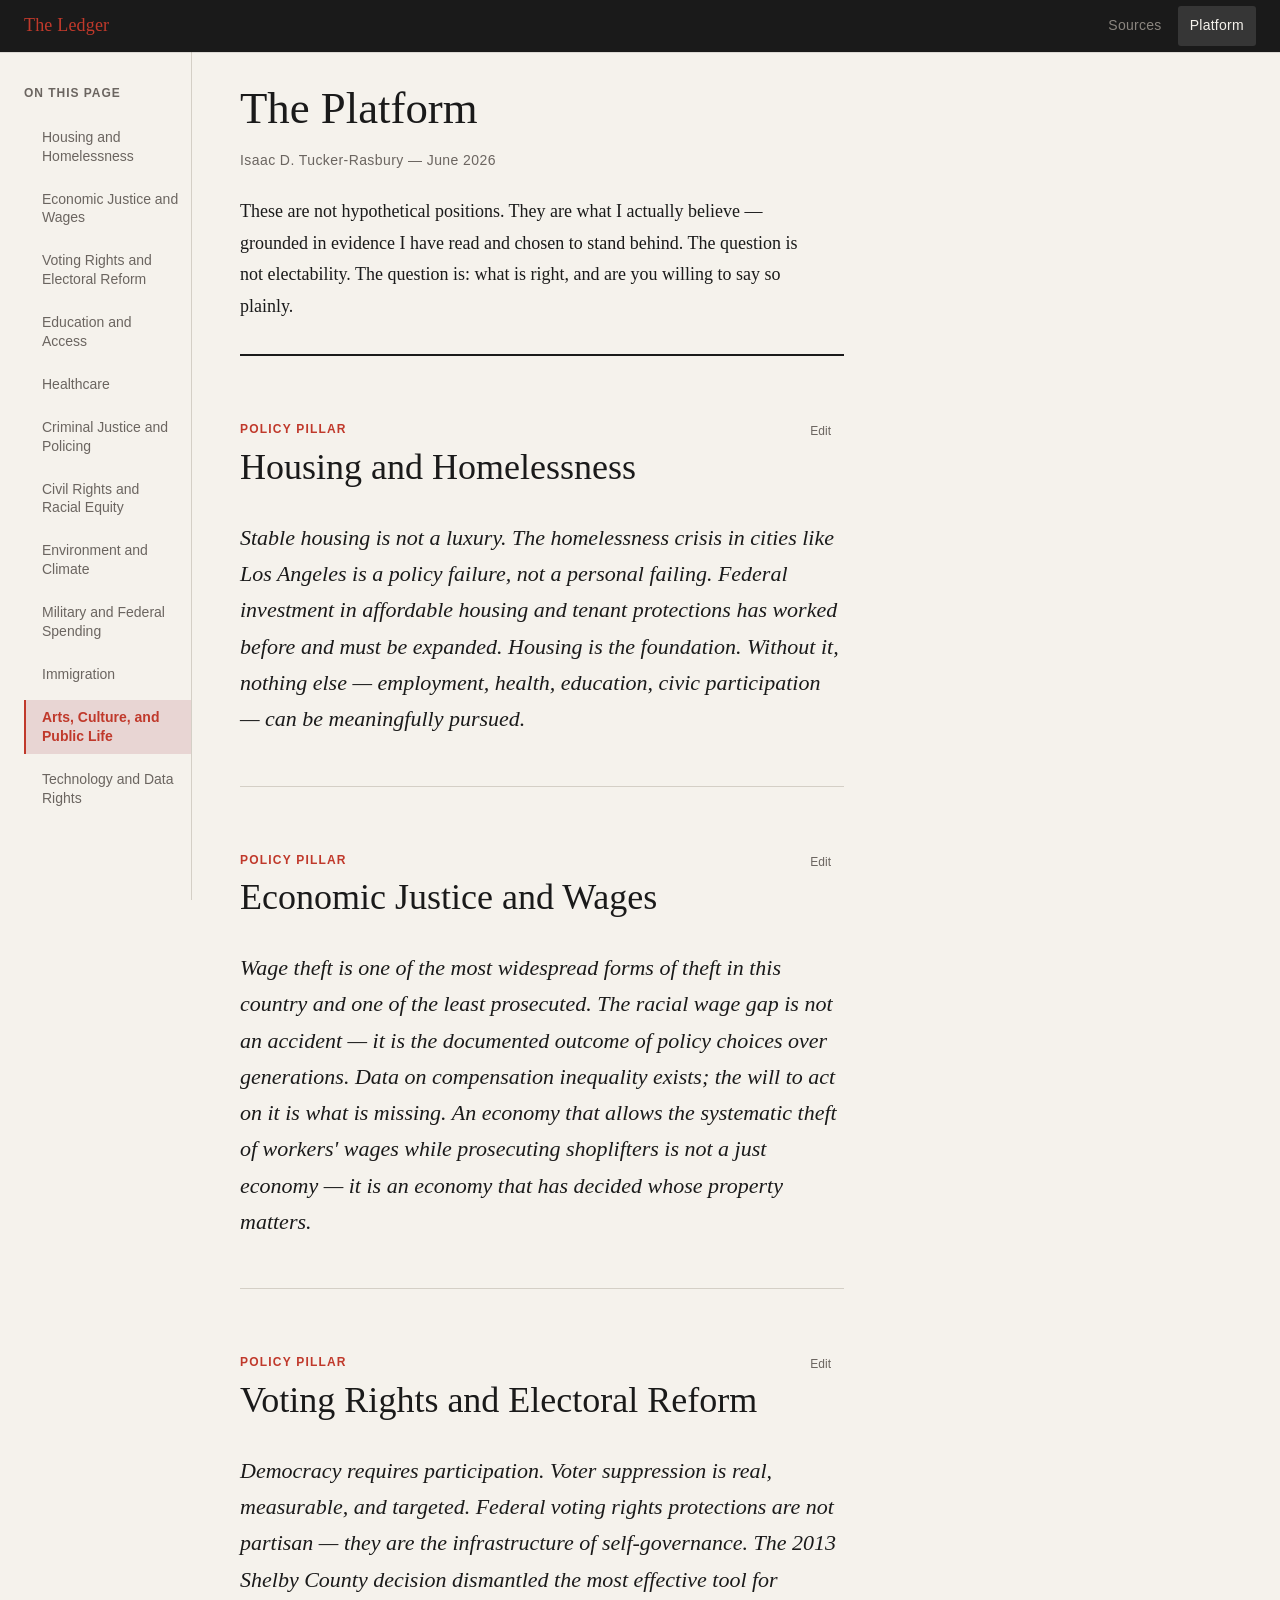
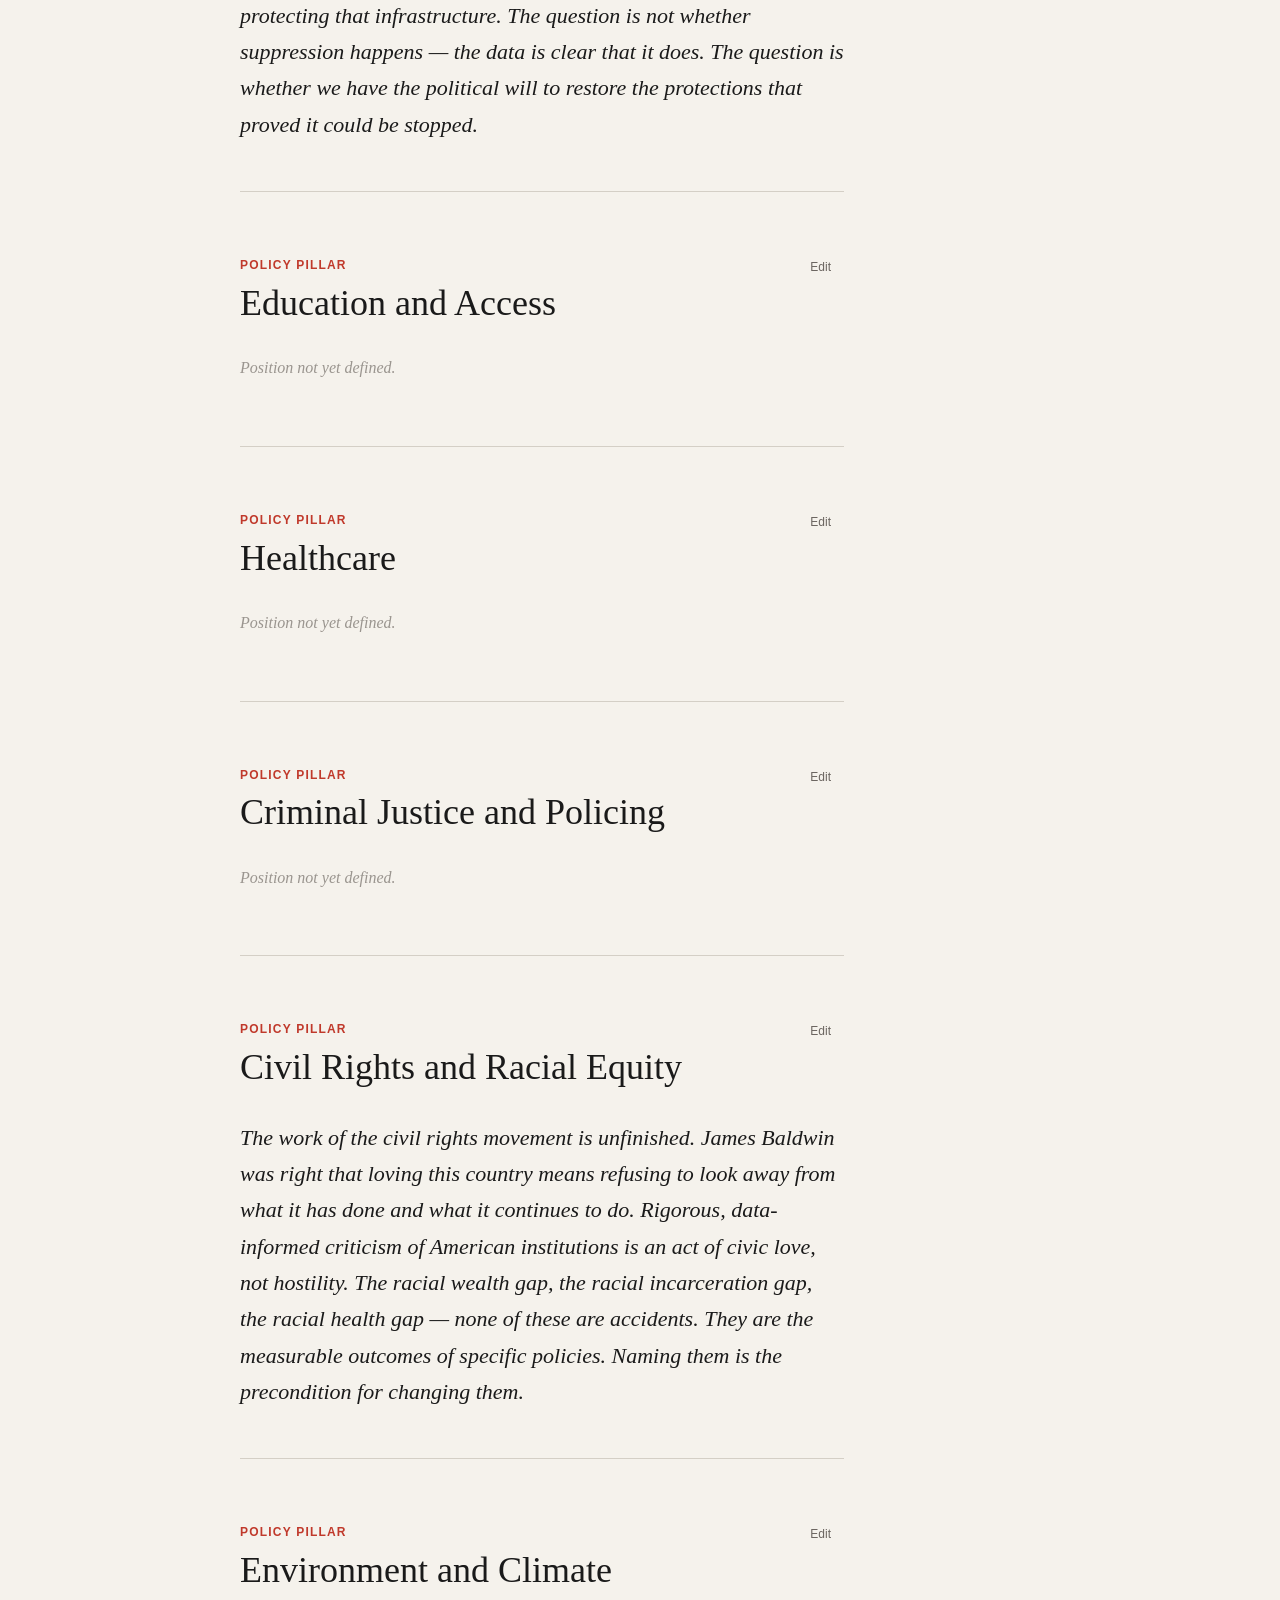
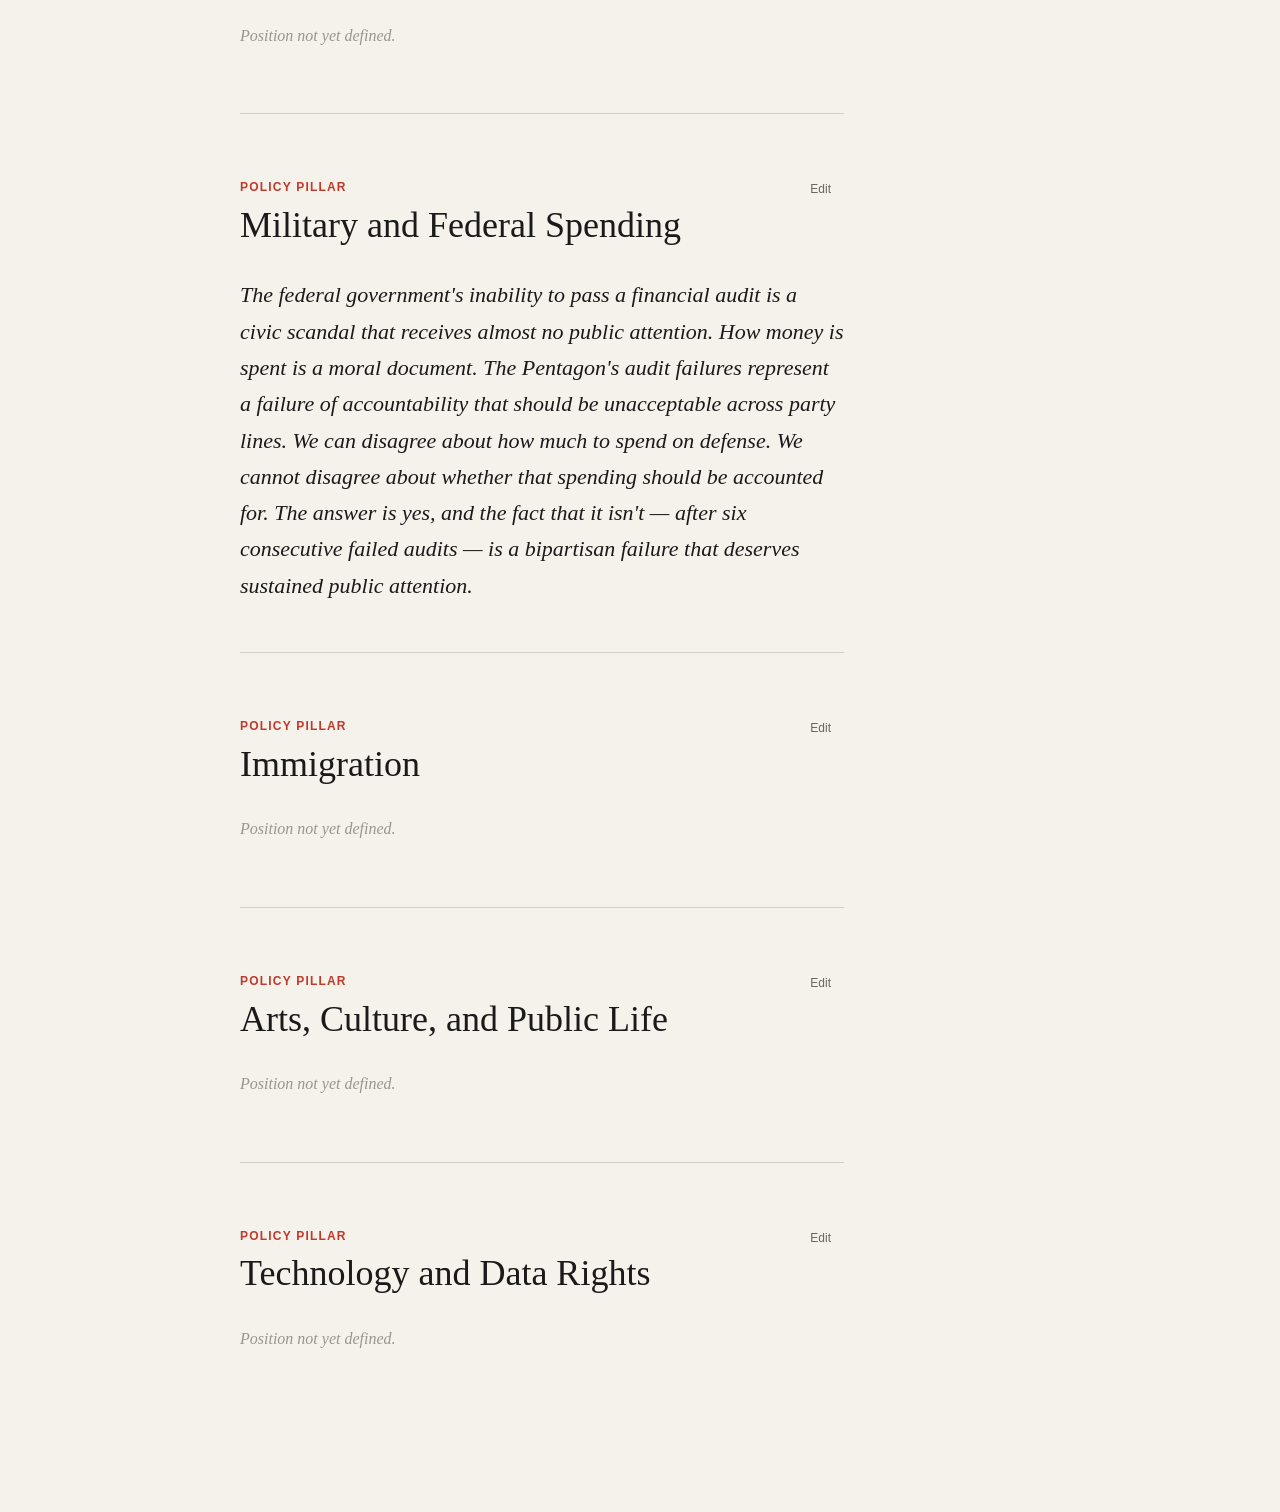
<file: index.html>
<!DOCTYPE html>
<html lang="en">
<head>
  <meta charset="UTF-8">
  <meta name="viewport" content="width=device-width, initial-scale=1.0">
  <meta name="description" content="The Platform — Isaac D. Tucker-Rasbury's policy positions, grounded in evidence and conviction.">
  <title>Platform — The Ledger</title>
  <link rel="stylesheet" href="css/tokens.css">
  <link rel="stylesheet" href="css/base.css">
  <link rel="stylesheet" href="css/layout.css">
  <link rel="stylesheet" href="css/components.css">
  <link rel="stylesheet" href="css/platform.css">
</head>
<body>
  <div id="site-nav"></div>

  <div class="layout-platform">

    <!-- Left: Sticky Pillar Nav -->
    <nav class="pillar-nav" aria-label="Platform navigation">
      <p class="pillar-nav-header">On This Page</p>
      <ul class="pillar-nav-list" id="pillar-nav-list" role="list">
        <!-- Pillar links rendered by platform.js -->
      </ul>
    </nav>

    <!-- Main: Platform Content -->
    <main class="platform-content" aria-label="Platform">

      <header class="platform-intro">
        <h1 class="site-title">The Platform</h1>
        <p class="site-byline">Isaac D. Tucker-Rasbury — June 2026</p>
        <p class="site-statement">
          These are not hypothetical positions. They are what I actually believe —
          grounded in evidence I have read and chosen to stand behind.
          The question is not electability. The question is: what is right,
          and are you willing to say so plainly.
        </p>
      </header>

      <!-- Pillar Positions -->
      <div id="platform-sections">
        <!-- Rendered by platform.js -->
      </div>

    </main>
  </div>

  <script src="js/store.js"></script>
  <script src="js/nav.js"></script>
  <script src="js/platform.js"></script>
</body>
</html>
</file>
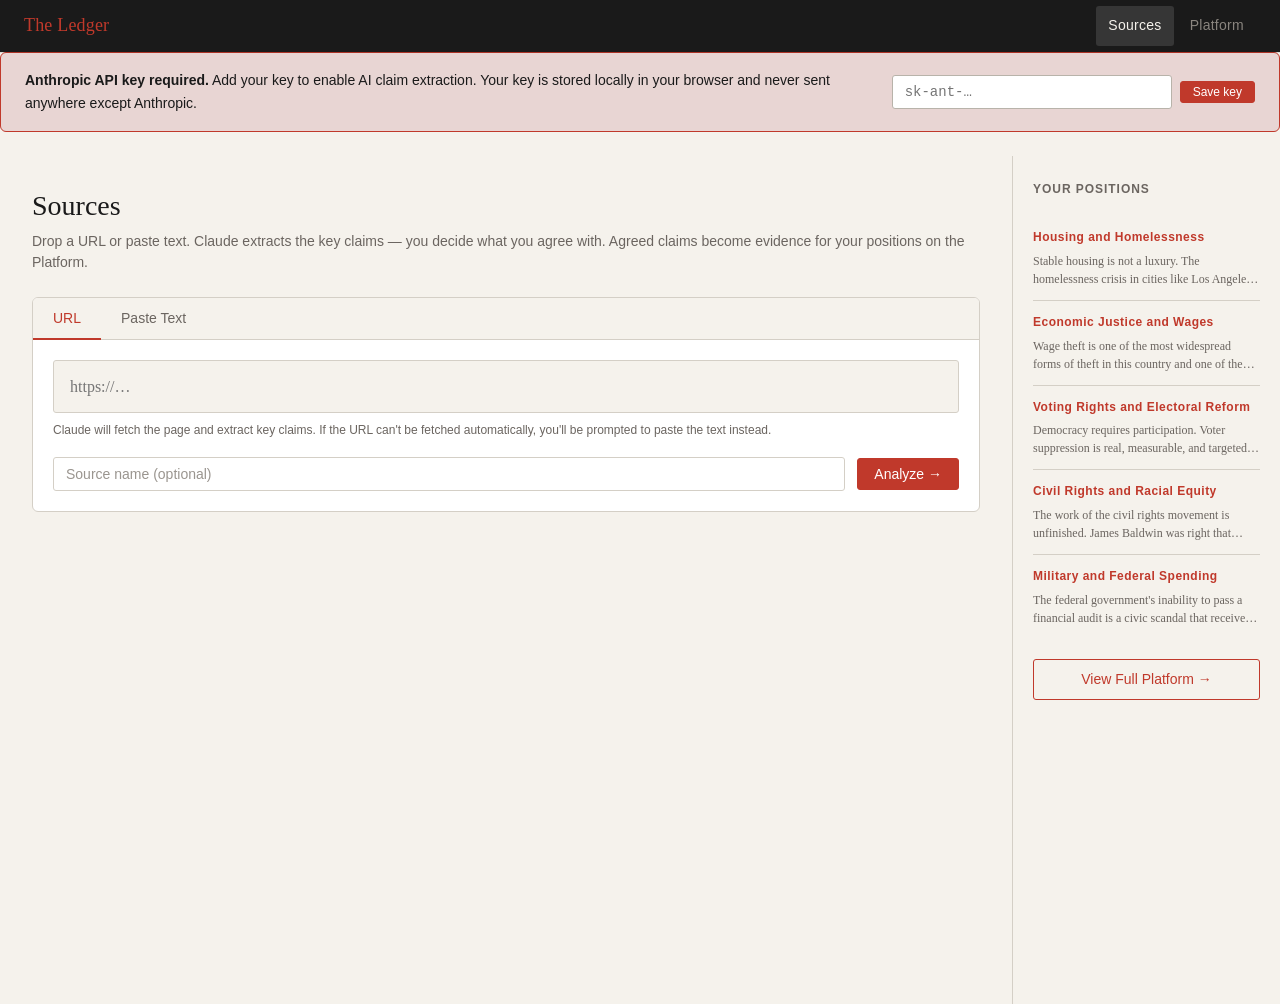
<file: sources.html>
<!DOCTYPE html>
<html lang="en">
<head>
  <meta charset="UTF-8">
  <meta name="viewport" content="width=device-width, initial-scale=1.0">
  <meta name="description" content="Sources — analyze articles and build your policy positions with AI-assisted claim extraction.">
  <title>Sources — The Ledger</title>
  <link rel="stylesheet" href="css/tokens.css">
  <link rel="stylesheet" href="css/base.css">
  <link rel="stylesheet" href="css/layout.css">
  <link rel="stylesheet" href="css/components.css">
  <link rel="stylesheet" href="css/sources.css">
</head>
<body>
  <div id="site-nav"></div>

  <div id="api-key-banner" class="api-key-banner" style="display:none;" role="alert">
    <p>
      <strong>Anthropic API key required.</strong>
      Add your key to enable AI claim extraction.
      Your key is stored locally in your browser and never sent anywhere except Anthropic.
    </p>
    <form class="api-key-form" id="api-key-form" novalidate>
      <input class="api-key-input" id="api-key-input" type="password"
        placeholder="sk-ant-…" autocomplete="off" aria-label="Anthropic API key">
      <button class="btn btn-primary btn-sm" type="submit">Save key</button>
    </form>
  </div>

  <div class="sources-layout">

    <!-- Main intake + history -->
    <main class="sources-main">

      <div class="sources-header">
        <h1 class="sources-title">Sources</h1>
        <p class="sources-subtitle">Drop a URL or paste text. Claude extracts the key claims — you decide what you agree with. Agreed claims become evidence for your positions on the Platform.</p>
      </div>

      <!-- Intake panel -->
      <div class="intake-panel" id="intake-panel">
        <div class="intake-tabs" role="tablist" aria-label="Source input method">
          <button class="intake-tab active" role="tab" aria-selected="true"
            aria-controls="tab-url" data-tab="url" id="tab-btn-url" type="button">URL</button>
          <button class="intake-tab" role="tab" aria-selected="false"
            aria-controls="tab-text" data-tab="text" id="tab-btn-text" type="button">Paste Text</button>
        </div>
        <div class="intake-body">
          <div id="tab-url" role="tabpanel" aria-labelledby="tab-btn-url">
            <input type="url" id="source-url" placeholder="https://…"
              aria-label="URL to analyze" autocomplete="url">
            <p class="intake-hint">Claude will fetch the page and extract key claims. If the URL can't be fetched automatically, you'll be prompted to paste the text instead.</p>
          </div>
          <div id="tab-text" role="tabpanel" aria-labelledby="tab-btn-text" style="display:none;">
            <textarea id="source-text" placeholder="Paste an article, report, excerpt, or any text passage…"
              aria-label="Text to analyze"></textarea>
            <p class="intake-hint">Claude will extract 4–6 substantive claims or policy arguments from this text.</p>
          </div>
          <div class="intake-footer">
            <input class="intake-name-input" id="source-name" type="text"
              placeholder="Source name (optional)" aria-label="Source name">
            <button class="btn btn-primary" id="analyze-btn" type="button">Analyze →</button>
          </div>
        </div>
      </div>

      <!-- Extraction status -->
      <div class="extraction-status" id="extraction-status" style="display:none;" aria-live="polite" aria-atomic="true">
        <div class="spinner" aria-hidden="true"></div>
        <span id="extraction-message">Fetching page…</span>
      </div>

      <!-- Claims section -->
      <div class="claims-section" id="claims-section" style="display:none;">
        <p class="claims-heading">Claims Extracted — Do You Agree?</p>
        <p class="claims-source-label" id="claims-source-label"></p>
        <div id="claims-list" aria-label="Extracted claims"></div>
        <div style="display:flex; gap: var(--space-3); margin-top: var(--space-6); flex-wrap: wrap;">
          <button class="btn btn-primary" id="save-source-btn" type="button">Save Source</button>
          <button class="btn btn-secondary" id="discard-source-btn" type="button">Discard</button>
        </div>
      </div>

      <!-- Source history -->
      <div class="source-history" id="source-history" style="display:none;">
        <p class="source-history-heading">Analyzed Sources</p>
        <div id="source-list"></div>
      </div>

    </main>

    <!-- Positions sidebar -->
    <aside class="sources-sidebar" aria-label="Your current positions">
      <p class="sidebar-heading">Your Positions</p>
      <div id="positions-preview">
        <p style="font-family: var(--font-sans); font-size: var(--text-sm); color: var(--color-muted); line-height: 1.5;">
          Agree with extracted claims to start building your positions.
        </p>
      </div>
      <a href="index.html" class="sidebar-link">View Full Platform →</a>
    </aside>

  </div>

  <script src="js/store.js"></script>
  <script src="js/nav.js"></script>
  <script src="js/ai.js"></script>
  <script src="js/sources.js"></script>
</body>
</html>
</file>
<file: css/tokens.css>
:root {
  /* Palette */
  --color-paper:       #F5F2EC;
  --color-surface:     #FFFFFF;
  --color-border:      #D4CFC6;
  --color-border-dark: #B8B3AA;
  --color-ink:         #1A1A1A;
  --color-muted:       #6B6560;
  --color-subtle:      #9A958F;
  --color-accent:      #C0392B;
  --color-accent-dim:  #E8D5D3;
  --color-accent-dark: #96291F;
  --color-sidebar-bg:  #1A1A1A;
  --color-sidebar-fg:  #F5F2EC;
  --color-sidebar-muted: #8A857F;
  --color-sidebar-hover: #2A2A2A;

  /* Type families */
  --font-serif:  Georgia, 'Times New Roman', serif;
  --font-sans:   'Helvetica Neue', Arial, system-ui, sans-serif;
  --font-mono:   'Courier New', Courier, monospace;

  /* Type scale — fluid */
  --text-xs:   clamp(0.688rem, 1.5vw, 0.750rem);
  --text-sm:   clamp(0.800rem, 1.8vw, 0.875rem);
  --text-base: clamp(0.900rem, 2.0vw, 1.000rem);
  --text-lg:   clamp(1.000rem, 2.5vw, 1.125rem);
  --text-xl:   clamp(1.100rem, 3.0vw, 1.375rem);
  --text-2xl:  clamp(1.400rem, 4.0vw, 1.750rem);
  --text-3xl:  clamp(1.800rem, 5.0vw, 2.250rem);
  --text-4xl:  clamp(2.200rem, 6.0vw, 2.800rem);

  /* Spacing */
  --space-1:  0.25rem;
  --space-2:  0.50rem;
  --space-3:  0.75rem;
  --space-4:  1.00rem;
  --space-5:  1.25rem;
  --space-6:  1.50rem;
  --space-8:  2.00rem;
  --space-10: 2.50rem;
  --space-12: 3.00rem;
  --space-16: 4.00rem;
  --space-20: 5.00rem;

  /* Layout */
  --nav-height:           52px;
  --sidebar-width:        220px;
  --right-panel-width:    268px;
  --platform-nav-width:   192px;
  --max-content:         1280px;
  --max-prose:            700px;

  /* Radii */
  --radius-sm: 2px;
  --radius:    3px;
  --radius-lg: 6px;

  /* Shadows */
  --shadow-card:  0 1px 3px rgba(0,0,0,0.08), 0 1px 2px rgba(0,0,0,0.04);
  --shadow-modal: 0 8px 40px rgba(0,0,0,0.22), 0 2px 8px rgba(0,0,0,0.10);
  --shadow-nav:   0 1px 0 rgba(0,0,0,0.10);

  /* Transitions */
  --transition-fast: 100ms ease;
  --transition:      180ms ease;
  --transition-slow: 280ms ease;
}
</file>
<file: css/base.css>
*, *::before, *::after {
  box-sizing: border-box;
  margin: 0;
  padding: 0;
}

html {
  font-size: 16px;
  -webkit-text-size-adjust: 100%;
  scroll-behavior: smooth;
}

body {
  font-family: var(--font-serif);
  font-size: var(--text-base);
  line-height: 1.65;
  color: var(--color-ink);
  background: var(--color-paper);
  padding-top: var(--nav-height);
  min-height: 100vh;
}

h1, h2, h3, h4, h5, h6 {
  font-family: var(--font-serif);
  font-weight: normal;
  line-height: 1.25;
  color: var(--color-ink);
}

h1 { font-size: var(--text-4xl); }
h2 { font-size: var(--text-3xl); }
h3 { font-size: var(--text-2xl); }
h4 { font-size: var(--text-xl); }
h5 { font-size: var(--text-lg); }
h6 { font-size: var(--text-base); font-weight: bold; }

p { margin-bottom: var(--space-4); }
p:last-child { margin-bottom: 0; }

a {
  color: var(--color-accent);
  text-decoration: underline;
  text-decoration-thickness: 1px;
  text-underline-offset: 2px;
  transition: color var(--transition-fast);
}
a:hover { color: var(--color-accent-dark); }

ul, ol {
  padding-left: var(--space-6);
  margin-bottom: var(--space-4);
}

li { margin-bottom: var(--space-2); }

strong, b { font-weight: bold; }
em, i { font-style: italic; }

code, kbd, samp, pre {
  font-family: var(--font-mono);
  font-size: 0.9em;
}

hr {
  border: none;
  border-top: 1px solid var(--color-border);
  margin: var(--space-8) 0;
}

img { max-width: 100%; display: block; }

button {
  cursor: pointer;
  font-family: var(--font-sans);
}

input, textarea, select {
  font-family: var(--font-sans);
  font-size: var(--text-base);
}

:focus-visible {
  outline: 2px solid var(--color-accent);
  outline-offset: 2px;
}

::selection {
  background: var(--color-accent-dim);
  color: var(--color-ink);
}

/* Utility: screen-reader only */
.sr-only {
  position: absolute;
  width: 1px;
  height: 1px;
  overflow: hidden;
  clip: rect(0, 0, 0, 0);
  white-space: nowrap;
}

/* Utility: UI label / overline */
.label {
  font-family: var(--font-sans);
  font-size: var(--text-xs);
  font-weight: 600;
  letter-spacing: 0.08em;
  text-transform: uppercase;
  color: var(--color-muted);
}
</file>
<file: css/layout.css>
/* ─── Top Navigation ──────────────────────────────────────────────────── */

.site-nav {
  position: fixed;
  top: 0;
  left: 0;
  right: 0;
  height: var(--nav-height);
  background: var(--color-ink);
  color: var(--color-sidebar-fg);
  display: flex;
  align-items: center;
  padding: 0 var(--space-6);
  z-index: 200;
  box-shadow: var(--shadow-nav);
  gap: var(--space-8);
}

.site-nav .nav-brand {
  font-family: var(--font-serif);
  font-size: var(--text-lg);
  color: var(--color-accent);
  text-decoration: none;
  letter-spacing: 0.01em;
  white-space: nowrap;
  flex-shrink: 0;
}
.site-nav .nav-brand:hover { color: var(--color-accent-dim); }

.site-nav .nav-links {
  display: flex;
  align-items: center;
  gap: var(--space-1);
  margin-left: auto;
}

.site-nav .nav-links a {
  font-family: var(--font-sans);
  font-size: var(--text-sm);
  color: var(--color-sidebar-muted);
  text-decoration: none;
  padding: var(--space-2) var(--space-3);
  border-radius: var(--radius);
  letter-spacing: 0.02em;
  transition: color var(--transition-fast), background var(--transition-fast);
}
.site-nav .nav-links a:hover {
  color: var(--color-sidebar-fg);
  background: rgba(255,255,255,0.08);
}
.site-nav .nav-links a[aria-current="page"] {
  color: var(--color-sidebar-fg);
  background: rgba(255,255,255,0.12);
}

/* ─── Archive Layout: sidebar + main ─────────────────────────────────── */

.layout-archive {
  display: grid;
  grid-template-columns: var(--sidebar-width) 1fr;
  min-height: calc(100vh - var(--nav-height));
}

.layout-archive .sidebar {
  background: var(--color-sidebar-bg);
  color: var(--color-sidebar-fg);
  position: sticky;
  top: var(--nav-height);
  height: calc(100vh - var(--nav-height));
  overflow-y: auto;
  padding: var(--space-6) 0;
  scrollbar-width: thin;
  scrollbar-color: var(--color-sidebar-hover) transparent;
}

.layout-archive .main {
  min-height: calc(100vh - var(--nav-height));
  padding: var(--space-6) var(--space-8);
  max-width: 100%;
  overflow: hidden;
}

/* ─── Builder Layout: sidebar + editor + panel ────────────────────────── */

.layout-builder {
  display: grid;
  grid-template-columns: var(--sidebar-width) 1fr var(--right-panel-width);
  min-height: calc(100vh - var(--nav-height));
}

.layout-builder .ref-sidebar {
  background: var(--color-paper);
  border-right: 1px solid var(--color-border);
  position: sticky;
  top: var(--nav-height);
  height: calc(100vh - var(--nav-height));
  overflow-y: auto;
  padding: var(--space-5) 0;
}

.layout-builder .editor {
  background: var(--color-surface);
  border-right: 1px solid var(--color-border);
  min-height: calc(100vh - var(--nav-height));
  padding: var(--space-8) var(--space-10);
  max-width: var(--max-prose);
  margin: 0 auto;
}

.layout-builder .ref-panel {
  background: var(--color-paper);
  position: sticky;
  top: var(--nav-height);
  height: calc(100vh - var(--nav-height));
  overflow-y: auto;
  padding: var(--space-5);
}

/* ─── Platform Layout: sticky pillar nav + content ────────────────────── */

.layout-platform {
  display: grid;
  grid-template-columns: var(--platform-nav-width) 1fr;
  min-height: calc(100vh - var(--nav-height));
  max-width: var(--max-content);
  margin: 0 auto;
}

.layout-platform .pillar-nav {
  position: sticky;
  top: var(--nav-height);
  height: calc(100vh - var(--nav-height));
  overflow-y: auto;
  padding: var(--space-8) 0 var(--space-8) var(--space-6);
  border-right: 1px solid var(--color-border);
}

.layout-platform .platform-content {
  padding: var(--space-8) var(--space-12);
  max-width: var(--max-prose);
}

/* ─── Responsive ──────────────────────────────────────────────────────── */

@media (max-width: 900px) {
  .layout-builder {
    grid-template-columns: 1fr;
  }
  .layout-builder .ref-sidebar,
  .layout-builder .ref-panel {
    display: none;
  }
  .layout-builder .editor {
    padding: var(--space-6) var(--space-6);
    max-width: 100%;
    border-right: none;
  }
}

@media (max-width: 768px) {
  .layout-archive {
    grid-template-columns: 1fr;
  }
  .layout-archive .sidebar {
    position: static;
    height: auto;
    padding: var(--space-4) 0;
  }
  .layout-archive .main {
    padding: var(--space-4) var(--space-5);
  }

  .layout-platform {
    grid-template-columns: 1fr;
  }
  .layout-platform .pillar-nav {
    position: static;
    height: auto;
    border-right: none;
    border-bottom: 1px solid var(--color-border);
    padding: var(--space-4) var(--space-5);
  }
  .layout-platform .platform-content {
    padding: var(--space-6) var(--space-5);
  }

  .site-nav { padding: 0 var(--space-4); gap: var(--space-4); }
  .site-nav .nav-links { gap: 0; }
}

@media (max-width: 480px) {
  .site-nav .nav-brand { font-size: var(--text-base); }
  .site-nav .nav-links a { font-size: var(--text-xs); padding: var(--space-2); }
}
</file>
<file: css/components.css>
/* ─── Buttons ─────────────────────────────────────────────────────────── */

.btn {
  display: inline-flex;
  align-items: center;
  gap: var(--space-2);
  font-family: var(--font-sans);
  font-size: var(--text-sm);
  font-weight: 500;
  line-height: 1;
  padding: var(--space-2) var(--space-4);
  border-radius: var(--radius);
  border: 1px solid transparent;
  cursor: pointer;
  text-decoration: none;
  transition: background var(--transition-fast), color var(--transition-fast), border-color var(--transition-fast);
  white-space: nowrap;
  user-select: none;
}

.btn-primary {
  background: var(--color-accent);
  color: #fff;
  border-color: var(--color-accent);
}
.btn-primary:hover {
  background: var(--color-accent-dark);
  border-color: var(--color-accent-dark);
  color: #fff;
}

.btn-secondary {
  background: transparent;
  color: var(--color-ink);
  border-color: var(--color-border-dark);
}
.btn-secondary:hover {
  background: var(--color-border);
  border-color: var(--color-border-dark);
}

.btn-ghost {
  background: transparent;
  color: var(--color-muted);
  border-color: transparent;
}
.btn-ghost:hover {
  background: var(--color-border);
  color: var(--color-ink);
}

.btn-sm {
  font-size: var(--text-xs);
  padding: var(--space-1) var(--space-3);
}

.btn-lg {
  font-size: var(--text-base);
  padding: var(--space-3) var(--space-6);
}

/* ─── Pill / Tag ──────────────────────────────────────────────────────── */

.tag {
  display: inline-block;
  font-family: var(--font-sans);
  font-size: var(--text-xs);
  font-weight: 500;
  letter-spacing: 0.03em;
  padding: 2px var(--space-2);
  border-radius: var(--radius-sm);
  background: var(--color-accent-dim);
  color: var(--color-accent-dark);
  text-decoration: none;
  white-space: nowrap;
}

.tag-neutral {
  background: var(--color-border);
  color: var(--color-muted);
}

/* ─── Resource Cards ──────────────────────────────────────────────────── */

.resource-card {
  background: var(--color-surface);
  border: 1px solid var(--color-border);
  border-radius: var(--radius);
  padding: var(--space-4) var(--space-5);
  position: relative;
  cursor: pointer;
  transition: border-color var(--transition-fast), box-shadow var(--transition-fast);
  box-shadow: var(--shadow-card);
}
.resource-card:hover {
  border-color: var(--color-border-dark);
  box-shadow: 0 2px 8px rgba(0,0,0,0.10);
}

.resource-card .card-type-badge {
  position: absolute;
  top: var(--space-3);
  right: var(--space-4);
  font-family: var(--font-sans);
  font-size: var(--text-xs);
  font-weight: 700;
  letter-spacing: 0.06em;
  color: var(--color-subtle);
}

.resource-card .card-title {
  font-family: var(--font-serif);
  font-size: var(--text-base);
  font-weight: normal;
  color: var(--color-ink);
  margin-bottom: var(--space-2);
  padding-right: var(--space-10);
  line-height: 1.35;
}

.resource-card .card-meta {
  font-family: var(--font-sans);
  font-size: var(--text-xs);
  color: var(--color-muted);
  margin-bottom: var(--space-3);
  display: flex;
  align-items: center;
  gap: var(--space-3);
  flex-wrap: wrap;
}

.resource-card .card-notes {
  font-family: var(--font-serif);
  font-size: var(--text-sm);
  color: var(--color-muted);
  line-height: 1.5;
  display: -webkit-box;
  -webkit-line-clamp: 2;
  -webkit-box-orient: vertical;
  overflow: hidden;
}

.resource-card .card-tags {
  display: flex;
  flex-wrap: wrap;
  gap: var(--space-1);
  margin-top: var(--space-3);
}

/* Expanded card state */
.resource-card.is-expanded .card-notes {
  -webkit-line-clamp: unset;
  overflow: visible;
}

.resource-card .card-body {
  display: none;
  margin-top: var(--space-4);
  padding-top: var(--space-4);
  border-top: 1px solid var(--color-border);
}
.resource-card.is-expanded .card-body {
  display: block;
}

.resource-card .card-body pre {
  white-space: pre-wrap;
  word-break: break-word;
  font-family: var(--font-serif);
  font-size: var(--text-sm);
  line-height: 1.7;
  color: var(--color-ink);
}

.resource-card .card-actions {
  display: none;
  margin-top: var(--space-3);
  gap: var(--space-2);
}
.resource-card:hover .card-actions,
.resource-card.is-expanded .card-actions {
  display: flex;
}

/* ─── Sidebar Pillar List ─────────────────────────────────────────────── */

.pillar-list {
  list-style: none;
  padding: 0;
  margin: 0;
}

.pillar-list-header {
  font-family: var(--font-sans);
  font-size: var(--text-xs);
  font-weight: 600;
  letter-spacing: 0.08em;
  text-transform: uppercase;
  color: var(--color-sidebar-muted);
  padding: var(--space-4) var(--space-5) var(--space-2);
}

.pillar-list li button {
  display: block;
  width: 100%;
  text-align: left;
  background: none;
  border: none;
  border-left: 3px solid transparent;
  padding: var(--space-2) var(--space-5);
  font-family: var(--font-sans);
  font-size: var(--text-sm);
  color: var(--color-sidebar-muted);
  cursor: pointer;
  transition: color var(--transition-fast), background var(--transition-fast), border-color var(--transition-fast);
  line-height: 1.4;
}
.pillar-list li button:hover {
  color: var(--color-sidebar-fg);
  background: var(--color-sidebar-hover);
}
.pillar-list li button.active {
  color: var(--color-sidebar-fg);
  border-left-color: var(--color-accent);
  background: rgba(192,57,43,0.12);
}

/* ─── Form Controls ───────────────────────────────────────────────────── */

.form-group {
  margin-bottom: var(--space-5);
}

.form-label {
  display: block;
  font-family: var(--font-sans);
  font-size: var(--text-xs);
  font-weight: 600;
  letter-spacing: 0.06em;
  text-transform: uppercase;
  color: var(--color-muted);
  margin-bottom: var(--space-2);
}

.form-input,
.form-select,
.form-textarea {
  width: 100%;
  background: var(--color-surface);
  border: 1px solid var(--color-border);
  border-radius: var(--radius);
  padding: var(--space-2) var(--space-3);
  font-family: var(--font-sans);
  font-size: var(--text-base);
  color: var(--color-ink);
  transition: border-color var(--transition-fast);
  appearance: none;
}
.form-input:focus,
.form-select:focus,
.form-textarea:focus {
  outline: none;
  border-color: var(--color-accent);
  box-shadow: 0 0 0 3px var(--color-accent-dim);
}

.form-textarea {
  resize: vertical;
  min-height: 80px;
  line-height: 1.6;
}

.form-select {
  background-image: url("data:image/svg+xml,%3Csvg xmlns='http://www.w3.org/2000/svg' width='10' height='6' viewBox='0 0 10 6'%3E%3Cpath d='M1 1l4 4 4-4' stroke='%236B6560' stroke-width='1.5' fill='none' stroke-linecap='round'/%3E%3C/svg%3E");
  background-repeat: no-repeat;
  background-position: right var(--space-3) center;
  padding-right: var(--space-8);
  cursor: pointer;
}

.form-hint {
  font-family: var(--font-sans);
  font-size: var(--text-xs);
  color: var(--color-muted);
  margin-top: var(--space-1);
}

/* Checkbox grid for tag selection */
.checkbox-grid {
  display: grid;
  grid-template-columns: repeat(auto-fill, minmax(180px, 1fr));
  gap: var(--space-2);
}

.checkbox-item {
  display: flex;
  align-items: center;
  gap: var(--space-2);
  font-family: var(--font-sans);
  font-size: var(--text-sm);
  cursor: pointer;
}
.checkbox-item input[type="checkbox"] {
  width: 14px;
  height: 14px;
  accent-color: var(--color-accent);
  cursor: pointer;
  flex-shrink: 0;
}

/* ─── Modal / Dialog ──────────────────────────────────────────────────── */

dialog {
  border: none;
  border-radius: var(--radius-lg);
  padding: 0;
  background: var(--color-surface);
  box-shadow: var(--shadow-modal);
  max-width: 560px;
  width: calc(100% - var(--space-8));
  max-height: 90vh;
  overflow: hidden;
  display: flex;
  flex-direction: column;
}

dialog::backdrop {
  background: rgba(0, 0, 0, 0.55);
  backdrop-filter: blur(2px);
}

.dialog-header {
  padding: var(--space-6) var(--space-6) var(--space-4);
  border-bottom: 1px solid var(--color-border);
  display: flex;
  align-items: center;
  justify-content: space-between;
  flex-shrink: 0;
}

.dialog-title {
  font-family: var(--font-serif);
  font-size: var(--text-xl);
  font-weight: normal;
}

.dialog-close {
  background: none;
  border: none;
  font-size: 1.5rem;
  line-height: 1;
  color: var(--color-muted);
  cursor: pointer;
  padding: var(--space-1);
  border-radius: var(--radius);
  transition: color var(--transition-fast), background var(--transition-fast);
}
.dialog-close:hover { color: var(--color-ink); background: var(--color-border); }

.dialog-body {
  padding: var(--space-6);
  overflow-y: auto;
  flex: 1;
}

.dialog-footer {
  padding: var(--space-4) var(--space-6);
  border-top: 1px solid var(--color-border);
  display: flex;
  justify-content: flex-end;
  gap: var(--space-3);
  flex-shrink: 0;
  background: var(--color-paper);
}

/* Type selector cards inside Add Resource modal */
.type-selector {
  display: grid;
  grid-template-columns: repeat(3, 1fr);
  gap: var(--space-3);
  margin-bottom: var(--space-6);
}

.type-card {
  display: flex;
  flex-direction: column;
  align-items: center;
  gap: var(--space-2);
  padding: var(--space-5) var(--space-4);
  border: 2px solid var(--color-border);
  border-radius: var(--radius-lg);
  cursor: pointer;
  background: var(--color-surface);
  font-family: var(--font-sans);
  transition: border-color var(--transition-fast), background var(--transition-fast);
  user-select: none;
}
.type-card:hover {
  border-color: var(--color-accent);
  background: var(--color-accent-dim);
}
.type-card.selected {
  border-color: var(--color-accent);
  background: var(--color-accent-dim);
}
.type-card .type-icon {
  font-size: 1.75rem;
  line-height: 1;
}
.type-card .type-name {
  font-size: var(--text-sm);
  font-weight: 600;
  color: var(--color-ink);
}
.type-card .type-desc {
  font-size: var(--text-xs);
  color: var(--color-muted);
  text-align: center;
  line-height: 1.4;
}

/* ─── Search + Filter Bar ─────────────────────────────────────────────── */

.filter-bar {
  display: flex;
  align-items: center;
  gap: var(--space-3);
  margin-bottom: var(--space-6);
  flex-wrap: wrap;
}

.search-input-wrap {
  flex: 1;
  min-width: 200px;
  position: relative;
}
.search-input-wrap::before {
  content: '⌕';
  position: absolute;
  left: var(--space-3);
  top: 50%;
  transform: translateY(-50%);
  color: var(--color-muted);
  font-size: 1.1rem;
  pointer-events: none;
}

.search-input {
  width: 100%;
  background: var(--color-surface);
  border: 1px solid var(--color-border);
  border-radius: var(--radius);
  padding: var(--space-2) var(--space-3) var(--space-2) var(--space-8);
  font-family: var(--font-sans);
  font-size: var(--text-sm);
  color: var(--color-ink);
  transition: border-color var(--transition-fast);
}
.search-input:focus {
  outline: none;
  border-color: var(--color-accent);
  box-shadow: 0 0 0 3px var(--color-accent-dim);
}

.filter-select {
  background: var(--color-surface);
  border: 1px solid var(--color-border);
  border-radius: var(--radius);
  padding: var(--space-2) var(--space-8) var(--space-2) var(--space-3);
  font-family: var(--font-sans);
  font-size: var(--text-sm);
  color: var(--color-ink);
  cursor: pointer;
  transition: border-color var(--transition-fast);
  background-image: url("data:image/svg+xml,%3Csvg xmlns='http://www.w3.org/2000/svg' width='10' height='6' viewBox='0 0 10 6'%3E%3Cpath d='M1 1l4 4 4-4' stroke='%236B6560' stroke-width='1.5' fill='none' stroke-linecap='round'/%3E%3C/svg%3E");
  background-repeat: no-repeat;
  background-position: right var(--space-3) center;
  appearance: none;
}
.filter-select:focus {
  outline: none;
  border-color: var(--color-accent);
}

.resource-count {
  font-family: var(--font-sans);
  font-size: var(--text-xs);
  color: var(--color-muted);
  white-space: nowrap;
  margin-left: auto;
}

/* ─── Card Grid ───────────────────────────────────────────────────────── */

.card-grid {
  display: grid;
  grid-template-columns: repeat(auto-fill, minmax(300px, 1fr));
  gap: var(--space-4);
  align-items: start;
}

/* ─── Empty State ─────────────────────────────────────────────────────── */

.empty-state {
  text-align: center;
  padding: var(--space-16) var(--space-8);
  color: var(--color-muted);
}
.empty-state .empty-icon {
  font-size: 3rem;
  margin-bottom: var(--space-4);
  opacity: 0.4;
}
.empty-state .empty-title {
  font-family: var(--font-serif);
  font-size: var(--text-xl);
  color: var(--color-muted);
  margin-bottom: var(--space-3);
  font-weight: normal;
}
.empty-state .empty-desc {
  font-family: var(--font-sans);
  font-size: var(--text-sm);
  max-width: 320px;
  margin: 0 auto;
  line-height: 1.6;
}

/* ─── Viewer Modal (PDF / text) ───────────────────────────────────────── */

#viewer-modal {
  max-width: 800px;
  width: calc(100% - var(--space-8));
  max-height: 90vh;
}

.viewer-iframe {
  width: 100%;
  height: 65vh;
  border: none;
  display: block;
}

.viewer-text {
  font-family: var(--font-serif);
  font-size: var(--text-base);
  line-height: 1.75;
  white-space: pre-wrap;
  word-break: break-word;
  padding: var(--space-2);
}

/* ─── Toast notification ──────────────────────────────────────────────── */

.toast {
  position: fixed;
  bottom: var(--space-6);
  right: var(--space-6);
  background: var(--color-ink);
  color: var(--color-sidebar-fg);
  font-family: var(--font-sans);
  font-size: var(--text-sm);
  padding: var(--space-3) var(--space-5);
  border-radius: var(--radius-lg);
  box-shadow: var(--shadow-modal);
  z-index: 300;
  animation: toast-in 0.2s ease;
  pointer-events: none;
}
.toast.is-error { background: var(--color-accent); }

@keyframes toast-in {
  from { opacity: 0; transform: translateY(8px); }
  to   { opacity: 1; transform: translateY(0); }
}
</file>
<file: css/platform.css>
/* ─── Platform Pillar Nav ─────────────────────────────────────────────── */

.pillar-nav-header {
  font-family: var(--font-sans);
  font-size: var(--text-xs);
  font-weight: 600;
  letter-spacing: 0.08em;
  text-transform: uppercase;
  color: var(--color-muted);
  margin-bottom: var(--space-4);
}

.pillar-nav-list {
  list-style: none;
  padding: 0;
  margin: 0;
}

.pillar-nav-list li a {
  display: block;
  font-family: var(--font-sans);
  font-size: var(--text-sm);
  color: var(--color-muted);
  text-decoration: none;
  padding: var(--space-2) var(--space-3) var(--space-2) var(--space-4);
  border-left: 2px solid transparent;
  line-height: 1.35;
  transition: color var(--transition-fast), border-color var(--transition-fast), background var(--transition-fast);
}
.pillar-nav-list li a:hover {
  color: var(--color-ink);
  background: var(--color-border);
}
.pillar-nav-list li a.is-active {
  color: var(--color-accent);
  border-left-color: var(--color-accent);
  font-weight: 600;
  background: var(--color-accent-dim);
}

/* ─── Platform Intro ──────────────────────────────────────────────────── */

.platform-intro {
  margin-bottom: var(--space-16);
  padding-bottom: var(--space-8);
  border-bottom: 2px solid var(--color-ink);
}

.platform-intro .site-title {
  font-family: var(--font-serif);
  font-size: var(--text-4xl);
  color: var(--color-ink);
  margin-bottom: var(--space-4);
  line-height: 1.1;
}

.platform-intro .site-byline {
  font-family: var(--font-sans);
  font-size: var(--text-sm);
  color: var(--color-muted);
  letter-spacing: 0.03em;
  margin-bottom: var(--space-6);
}

.platform-intro .site-statement {
  font-family: var(--font-serif);
  font-size: var(--text-lg);
  line-height: 1.75;
  color: var(--color-ink);
  max-width: 580px;
}

/* ─── Pillar Sections ─────────────────────────────────────────────────── */

.pillar-section {
  margin-bottom: var(--space-16);
  padding-bottom: var(--space-12);
  border-bottom: 1px solid var(--color-border);
  scroll-margin-top: calc(var(--nav-height) + var(--space-6));
}
.pillar-section:last-of-type { border-bottom: none; }

.pillar-label {
  font-family: var(--font-sans);
  font-size: var(--text-xs);
  font-weight: 700;
  letter-spacing: 0.10em;
  text-transform: uppercase;
  color: var(--color-accent);
  margin-bottom: var(--space-2);
}

.pillar-name {
  font-family: var(--font-serif);
  font-size: var(--text-3xl);
  font-weight: normal;
  color: var(--color-ink);
  line-height: 1.1;
}

/* Two-column grid: belief + policies */
.pillar-body {
  display: grid;
  grid-template-columns: 1fr 1fr;
  gap: var(--space-10);
  margin-bottom: var(--space-8);
}

@media (max-width: 700px) {
  .pillar-body {
    grid-template-columns: 1fr;
    gap: var(--space-6);
  }
}

.belief-block .belief-header {
  font-family: var(--font-sans);
  font-size: var(--text-xs);
  font-weight: 700;
  letter-spacing: 0.08em;
  text-transform: uppercase;
  color: var(--color-muted);
  margin-bottom: var(--space-4);
}

.belief-statement {
  font-family: var(--font-serif);
  font-size: var(--text-xl);
  line-height: 1.65;
  color: var(--color-ink);
  font-style: italic;
}

.belief-forthcoming {
  font-family: var(--font-serif);
  font-size: var(--text-base);
  color: var(--color-subtle);
  font-style: italic;
}

.policies-block .policies-header {
  font-family: var(--font-sans);
  font-size: var(--text-xs);
  font-weight: 700;
  letter-spacing: 0.08em;
  text-transform: uppercase;
  color: var(--color-muted);
  margin-bottom: var(--space-4);
}

.policy-list {
  list-style: none;
  padding: 0;
  margin: 0;
}

.policy-item {
  padding: var(--space-3) 0;
  border-bottom: 1px solid var(--color-border);
}
.policy-item:first-child { border-top: 1px solid var(--color-border); }

.policy-item a {
  font-family: var(--font-sans);
  font-size: var(--text-sm);
  font-weight: 600;
  color: var(--color-ink);
  text-decoration: none;
  border-left: 3px solid var(--color-accent);
  padding-left: var(--space-3);
  display: block;
  margin-bottom: var(--space-1);
  transition: color var(--transition-fast);
}
.policy-item a:hover { color: var(--color-accent); }

.policy-item .policy-note {
  font-family: var(--font-sans);
  font-size: var(--text-xs);
  color: var(--color-muted);
  padding-left: var(--space-4);
  line-height: 1.5;
}

/* Further Reading */
.further-reading {
  margin-top: var(--space-4);
}

.further-reading-header {
  font-family: var(--font-sans);
  font-size: var(--text-xs);
  font-weight: 700;
  letter-spacing: 0.08em;
  text-transform: uppercase;
  color: var(--color-muted);
  margin-bottom: var(--space-4);
}

.reading-list {
  display: grid;
  grid-template-columns: repeat(auto-fill, minmax(240px, 1fr));
  gap: var(--space-3);
}

.reading-item {
  background: var(--color-surface);
  border: 1px solid var(--color-border);
  border-radius: var(--radius);
  padding: var(--space-4);
  cursor: pointer;
  transition: border-color var(--transition-fast);
  text-decoration: none;
  display: block;
}
.reading-item:hover { border-color: var(--color-accent); }

.reading-item-name {
  font-family: var(--font-sans);
  font-size: var(--text-sm);
  font-weight: 600;
  color: var(--color-ink);
  margin-bottom: var(--space-1);
  text-decoration: none;
}

.reading-item-notes {
  font-family: var(--font-serif);
  font-size: var(--text-xs);
  color: var(--color-muted);
  line-height: 1.5;
  display: -webkit-box;
  -webkit-line-clamp: 2;
  -webkit-box-orient: vertical;
  overflow: hidden;
}

/* ─── Pillar section header with edit button ──────────────────────────── */

.pillar-section-header {
  display: flex;
  justify-content: space-between;
  align-items: flex-start;
  gap: var(--space-4);
  margin-bottom: var(--space-8);
}

.pillar-section-header > div { flex: 1; }

/* ─── Evidence Block ──────────────────────────────────────────────────── */

.evidence-block {
  margin-top: var(--space-6);
  padding-top: var(--space-6);
  border-top: 1px solid var(--color-border);
}

.evidence-heading {
  font-family: var(--font-sans);
  font-size: var(--text-xs);
  font-weight: 700;
  letter-spacing: 0.08em;
  text-transform: uppercase;
  color: var(--color-muted);
  margin-bottom: var(--space-4);
}

.evidence-item {
  padding: var(--space-3) 0;
  border-bottom: 1px solid var(--color-border);
  border-left: 3px solid var(--color-accent);
  padding-left: var(--space-4);
  margin-bottom: var(--space-2);
}
.evidence-item:last-child { border-bottom: none; }

.evidence-claim {
  font-family: var(--font-serif);
  font-size: var(--text-base);
  line-height: 1.65;
  color: var(--color-ink);
  margin: 0 0 var(--space-1);
}

.evidence-source {
  font-family: var(--font-sans);
  font-size: var(--text-xs);
  color: var(--color-muted);
  margin: 0;
}

/* ─── Counters Block (challenges considered) ──────────────────────────── */

.counters-block {
  margin-top: var(--space-5);
}

.counters-summary {
  font-family: var(--font-sans);
  font-size: var(--text-xs);
  font-weight: 600;
  letter-spacing: 0.03em;
  color: var(--color-muted);
  cursor: pointer;
  padding: var(--space-2) 0;
  user-select: none;
}
.counters-summary::-webkit-details-marker { color: var(--color-muted); }
.counters-block[open] .counters-summary { color: var(--color-ink); }

.counters-list {
  padding-top: var(--space-3);
}

.counter-item {
  padding: var(--space-3) 0 var(--space-3) var(--space-4);
  border-left: 3px solid var(--color-border);
  border-bottom: 1px solid var(--color-border);
  margin-bottom: var(--space-2);
}
.counter-item:last-child { border-bottom: none; }

.counter-claim {
  font-family: var(--font-serif);
  font-size: var(--text-sm);
  line-height: 1.65;
  color: var(--color-muted);
  font-style: italic;
  margin: 0 0 var(--space-1);
}

.counter-source {
  font-family: var(--font-sans);
  font-size: var(--text-xs);
  color: var(--color-subtle);
  margin: 0;
}

/* ─── Inline Position Editor ──────────────────────────────────────────── */

.position-editor {
  margin-top: var(--space-3);
}

.position-editor-textarea {
  width: 100%;
  font-family: var(--font-serif);
  font-size: var(--text-base);
  line-height: 1.7;
  border: 1px solid var(--color-border-dark);
  border-radius: var(--radius);
  padding: var(--space-3) var(--space-4);
  background: var(--color-paper);
  color: var(--color-ink);
  resize: vertical;
}
.position-editor-textarea:focus {
  outline: none;
  border-color: var(--color-accent);
  box-shadow: 0 0 0 3px var(--color-accent-dim);
}

.position-editor-actions {
  display: flex;
  margin-top: var(--space-3);
}

/* ─── Print styles ────────────────────────────────────────────────────── */

@media print {
  .site-nav,
  .pillar-nav { display: none; }

  .layout-platform {
    display: block;
  }

  .layout-platform .platform-content {
    padding: 0;
    max-width: 100%;
  }

  .pillar-section { break-inside: avoid; }
  .belief-statement { font-size: 14pt; }
}
</file>
<file: css/sources.css>
/* ─── API Key Banner ──────────────────────────────────────────────────── */

.api-key-banner {
  background: var(--color-accent-dim);
  border: 1px solid var(--color-accent);
  border-radius: var(--radius-lg);
  padding: var(--space-4) var(--space-6);
  margin-bottom: var(--space-6);
  display: flex;
  align-items: center;
  gap: var(--space-4);
  flex-wrap: wrap;
}

.api-key-banner p {
  font-family: var(--font-sans);
  font-size: var(--text-sm);
  color: var(--color-ink);
  margin: 0;
  flex: 1;
  min-width: 200px;
}

.api-key-banner p strong { font-weight: 600; }

.api-key-form {
  display: flex;
  gap: var(--space-2);
  align-items: center;
  flex-wrap: wrap;
}

.api-key-input {
  font-family: var(--font-mono);
  font-size: var(--text-sm);
  padding: var(--space-2) var(--space-3);
  border: 1px solid var(--color-border-dark);
  border-radius: var(--radius);
  background: var(--color-surface);
  width: 280px;
  max-width: 100%;
}
.api-key-input:focus {
  outline: none;
  border-color: var(--color-accent);
  box-shadow: 0 0 0 3px var(--color-accent-dim);
}

.api-key-set-indicator {
  font-family: var(--font-sans);
  font-size: var(--text-xs);
  color: var(--color-muted);
  display: flex;
  align-items: center;
  gap: var(--space-2);
}
.api-key-set-indicator .key-dot {
  width: 8px;
  height: 8px;
  border-radius: 50%;
  background: #27ae60;
  flex-shrink: 0;
}

/* ─── Sources Layout ──────────────────────────────────────────────────── */

.sources-layout {
  display: grid;
  grid-template-columns: 1fr var(--right-panel-width);
  min-height: calc(100vh - var(--nav-height));
  gap: 0;
}

.sources-main {
  padding: var(--space-8);
  overflow: hidden;
}

.sources-sidebar {
  background: var(--color-paper);
  border-left: 1px solid var(--color-border);
  padding: var(--space-6) var(--space-5);
  position: sticky;
  top: var(--nav-height);
  height: calc(100vh - var(--nav-height));
  overflow-y: auto;
}

.sources-header {
  margin-bottom: var(--space-6);
}

.sources-title {
  font-family: var(--font-serif);
  font-size: var(--text-2xl);
  font-weight: normal;
  margin-bottom: var(--space-2);
}

.sources-subtitle {
  font-family: var(--font-sans);
  font-size: var(--text-sm);
  color: var(--color-muted);
  line-height: 1.5;
}

/* ─── Source Intake Form ──────────────────────────────────────────────── */

.intake-panel {
  background: var(--color-surface);
  border: 1px solid var(--color-border);
  border-radius: var(--radius-lg);
  overflow: hidden;
  margin-bottom: var(--space-8);
}

.intake-tabs {
  display: flex;
  border-bottom: 1px solid var(--color-border);
  background: var(--color-paper);
}

.intake-tab {
  font-family: var(--font-sans);
  font-size: var(--text-sm);
  font-weight: 500;
  padding: var(--space-3) var(--space-5);
  background: none;
  border: none;
  border-bottom: 2px solid transparent;
  cursor: pointer;
  color: var(--color-muted);
  transition: color var(--transition-fast), border-color var(--transition-fast);
  margin-bottom: -1px;
}
.intake-tab:hover { color: var(--color-ink); }
.intake-tab.active {
  color: var(--color-accent);
  border-bottom-color: var(--color-accent);
}

.intake-body {
  padding: var(--space-5);
}

.intake-panel textarea,
.intake-panel input[type="url"] {
  width: 100%;
  font-family: var(--font-serif);
  font-size: var(--text-base);
  line-height: 1.7;
  border: 1px solid var(--color-border);
  border-radius: var(--radius);
  padding: var(--space-3) var(--space-4);
  background: var(--color-paper);
  color: var(--color-ink);
  resize: vertical;
  transition: border-color var(--transition-fast);
}
.intake-panel textarea:focus,
.intake-panel input[type="url"]:focus {
  outline: none;
  border-color: var(--color-accent);
  box-shadow: 0 0 0 3px var(--color-accent-dim);
}
.intake-panel textarea { min-height: 160px; }

.intake-hint {
  font-family: var(--font-sans);
  font-size: var(--text-xs);
  color: var(--color-muted);
  margin-top: var(--space-2);
}

.intake-footer {
  display: flex;
  align-items: center;
  justify-content: space-between;
  margin-top: var(--space-4);
  gap: var(--space-3);
}

.intake-name-input {
  flex: 1;
  font-family: var(--font-sans);
  font-size: var(--text-sm);
  padding: var(--space-2) var(--space-3);
  border: 1px solid var(--color-border);
  border-radius: var(--radius);
  background: var(--color-surface);
  color: var(--color-ink);
}
.intake-name-input:focus {
  outline: none;
  border-color: var(--color-accent);
}
.intake-name-input::placeholder { color: var(--color-subtle); }

/* ─── AI Extraction Status ────────────────────────────────────────────── */

.extraction-status {
  display: flex;
  align-items: center;
  gap: var(--space-3);
  padding: var(--space-4) var(--space-5);
  background: var(--color-accent-dim);
  border-radius: var(--radius-lg);
  margin-bottom: var(--space-6);
  font-family: var(--font-sans);
  font-size: var(--text-sm);
  color: var(--color-ink);
}

.spinner {
  width: 16px;
  height: 16px;
  border: 2px solid var(--color-accent-dim);
  border-top-color: var(--color-accent);
  border-radius: 50%;
  flex-shrink: 0;
  animation: spin 0.8s linear infinite;
}

@keyframes spin {
  to { transform: rotate(360deg); }
}

/* ─── Claim Cards ─────────────────────────────────────────────────────── */

.claims-section {
  margin-bottom: var(--space-8);
}

.claims-heading {
  font-family: var(--font-sans);
  font-size: var(--text-xs);
  font-weight: 700;
  letter-spacing: 0.08em;
  text-transform: uppercase;
  color: var(--color-muted);
  margin-bottom: var(--space-4);
}

.claims-source-label {
  font-family: var(--font-serif);
  font-size: var(--text-base);
  color: var(--color-muted);
  margin-bottom: var(--space-4);
  font-style: italic;
}

.claim-card {
  background: var(--color-surface);
  border: 1px solid var(--color-border);
  border-left: 4px solid var(--color-border);
  border-radius: var(--radius);
  padding: var(--space-4) var(--space-5);
  margin-bottom: var(--space-3);
  transition: border-color var(--transition-fast);
}
.claim-card.stance-agree    { border-left-color: var(--color-accent); }
.claim-card.stance-disagree { border-left-color: var(--color-muted); }
.claim-card.stance-skipped  { opacity: 0.5; }

.claim-text {
  font-family: var(--font-serif);
  font-size: var(--text-base);
  line-height: 1.65;
  color: var(--color-ink);
  margin-bottom: var(--space-3);
}

.claim-meta {
  display: flex;
  align-items: center;
  gap: var(--space-3);
  margin-bottom: var(--space-3);
  flex-wrap: wrap;
}

.claim-pillar-select {
  font-family: var(--font-sans);
  font-size: var(--text-xs);
  padding: 2px var(--space-5) 2px var(--space-2);
  border: 1px solid var(--color-border);
  border-radius: var(--radius-sm);
  background: var(--color-paper);
  color: var(--color-ink);
  cursor: pointer;
  background-image: url("data:image/svg+xml,%3Csvg xmlns='http://www.w3.org/2000/svg' width='10' height='6' viewBox='0 0 10 6'%3E%3Cpath d='M1 1l4 4 4-4' stroke='%236B6560' stroke-width='1.5' fill='none' stroke-linecap='round'/%3E%3C/svg%3E");
  background-repeat: no-repeat;
  background-position: right var(--space-1) center;
  appearance: none;
}
.claim-pillar-select:focus { outline: 2px solid var(--color-accent); }

.claim-stance-label {
  font-family: var(--font-sans);
  font-size: var(--text-xs);
  font-weight: 600;
  color: var(--color-muted);
}
.claim-card.stance-agree    .claim-stance-label { color: var(--color-accent); }
.claim-card.stance-disagree .claim-stance-label { color: var(--color-muted); }

.claim-actions {
  display: flex;
  gap: var(--space-2);
  flex-wrap: wrap;
}

.stance-btn {
  font-family: var(--font-sans);
  font-size: var(--text-xs);
  font-weight: 600;
  padding: var(--space-1) var(--space-3);
  border: 1px solid var(--color-border);
  border-radius: var(--radius-sm);
  background: var(--color-surface);
  cursor: pointer;
  transition: background var(--transition-fast), border-color var(--transition-fast), color var(--transition-fast);
  letter-spacing: 0.03em;
}
.stance-btn:hover { background: var(--color-border); }
.stance-btn.active-agree {
  background: var(--color-accent);
  border-color: var(--color-accent);
  color: #fff;
}
.stance-btn.active-disagree {
  background: var(--color-ink);
  border-color: var(--color-ink);
  color: var(--color-sidebar-fg);
}
.stance-btn.active-skip {
  background: var(--color-border);
  color: var(--color-muted);
}

/* ─── Source History List ─────────────────────────────────────────────── */

.source-history {
  margin-top: var(--space-8);
}

.source-history-heading {
  font-family: var(--font-sans);
  font-size: var(--text-xs);
  font-weight: 700;
  letter-spacing: 0.08em;
  text-transform: uppercase;
  color: var(--color-muted);
  margin-bottom: var(--space-4);
  padding-bottom: var(--space-3);
  border-bottom: 1px solid var(--color-border);
}

.source-item {
  display: flex;
  align-items: flex-start;
  justify-content: space-between;
  gap: var(--space-4);
  padding: var(--space-3) 0;
  border-bottom: 1px solid var(--color-border);
}
.source-item:last-child { border-bottom: none; }

.source-item-info { flex: 1; min-width: 0; }

.source-item-name {
  font-family: var(--font-sans);
  font-size: var(--text-sm);
  font-weight: 600;
  color: var(--color-ink);
  white-space: nowrap;
  overflow: hidden;
  text-overflow: ellipsis;
  margin-bottom: var(--space-1);
}

.source-item-meta {
  font-family: var(--font-sans);
  font-size: var(--text-xs);
  color: var(--color-muted);
  display: flex;
  gap: var(--space-3);
}

.source-item-actions { flex-shrink: 0; }

/* ─── Positions Preview Sidebar ───────────────────────────────────────── */

.sidebar-heading {
  font-family: var(--font-sans);
  font-size: var(--text-xs);
  font-weight: 700;
  letter-spacing: 0.08em;
  text-transform: uppercase;
  color: var(--color-muted);
  margin-bottom: var(--space-4);
}

.position-preview-item {
  padding: var(--space-3) 0;
  border-bottom: 1px solid var(--color-border);
}
.position-preview-item:last-child { border-bottom: none; }

.position-preview-pillar {
  font-family: var(--font-sans);
  font-size: var(--text-xs);
  font-weight: 600;
  color: var(--color-accent);
  letter-spacing: 0.04em;
  margin-bottom: var(--space-1);
}

.position-preview-statement {
  font-family: var(--font-serif);
  font-size: var(--text-xs);
  color: var(--color-muted);
  line-height: 1.5;
  display: -webkit-box;
  -webkit-line-clamp: 2;
  -webkit-box-orient: vertical;
  overflow: hidden;
}

.position-preview-count {
  font-family: var(--font-sans);
  font-size: var(--text-xs);
  color: var(--color-subtle);
  margin-top: var(--space-1);
}

.sidebar-link {
  display: block;
  font-family: var(--font-sans);
  font-size: var(--text-sm);
  color: var(--color-accent);
  text-align: center;
  margin-top: var(--space-5);
  padding: var(--space-2);
  border: 1px solid var(--color-accent);
  border-radius: var(--radius);
  text-decoration: none;
  transition: background var(--transition-fast);
}
.sidebar-link:hover { background: var(--color-accent-dim); color: var(--color-accent); }

/* ─── Responsive ──────────────────────────────────────────────────────── */

@media (max-width: 900px) {
  .sources-layout {
    grid-template-columns: 1fr;
  }
  .sources-sidebar {
    display: none;
  }
}

@media (max-width: 600px) {
  .sources-main { padding: var(--space-5) var(--space-4); }
  .api-key-banner { flex-direction: column; align-items: flex-start; }
  .api-key-input { width: 100%; }
}
</file>
